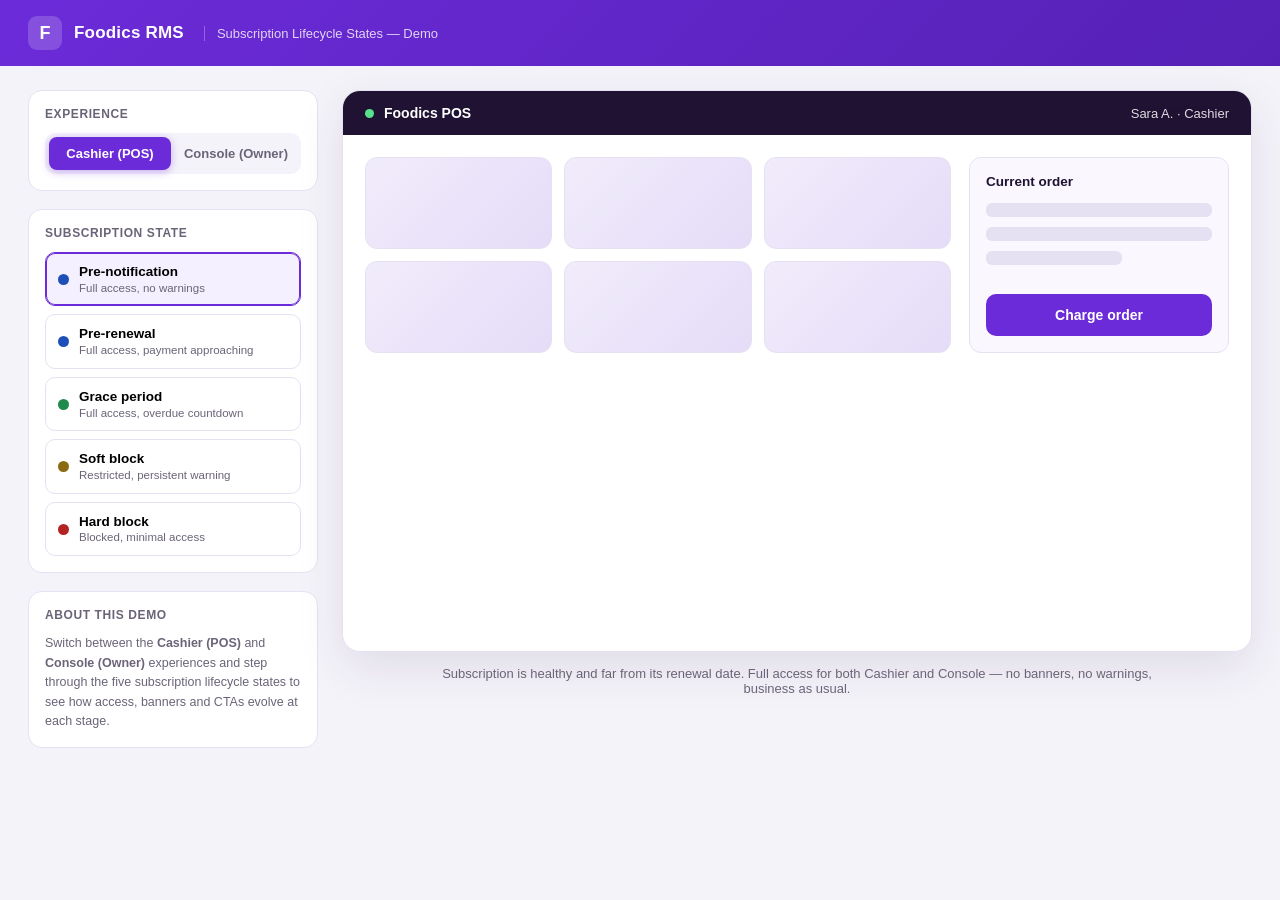
<file: index.html>
<!DOCTYPE html>
<html lang="en">
<head>
<meta charset="UTF-8">
<meta name="viewport" content="width=device-width, initial-scale=1.0">
<title>Foodics RMS — Subscription Lifecycle States</title>
<link rel="stylesheet" href="styles.css">
</head>
<body>
  <header class="topbar">
    <div class="brand">
      <span class="brand-mark">F</span>
      <span class="brand-name">Foodics RMS</span>
      <span class="brand-sub">Subscription Lifecycle States — Demo</span>
    </div>
  </header>

  <main class="layout">
    <aside class="controls">
      <div class="control-group">
        <h3>Experience</h3>
        <div class="seg" id="area-seg">
          <button class="seg-btn active" data-area="cashier">Cashier (POS)</button>
          <button class="seg-btn" data-area="console">Console (Owner)</button>
        </div>
      </div>

      <div class="control-group">
        <h3>Subscription state</h3>
        <div class="state-list" id="state-list">
          <button class="state-item active" data-state="pre-notification">
            <span class="dot dot-blue"></span>
            <span class="state-text">
              <strong>Pre-notification</strong>
              <small>Full access, no warnings</small>
            </span>
          </button>
          <button class="state-item" data-state="pre-renewal">
            <span class="dot dot-blue"></span>
            <span class="state-text">
              <strong>Pre-renewal</strong>
              <small>Full access, payment approaching</small>
            </span>
          </button>
          <button class="state-item" data-state="grace-period">
            <span class="dot dot-green"></span>
            <span class="state-text">
              <strong>Grace period</strong>
              <small>Full access, overdue countdown</small>
            </span>
          </button>
          <button class="state-item" data-state="soft-block">
            <span class="dot dot-yellow"></span>
            <span class="state-text">
              <strong>Soft block</strong>
              <small>Restricted, persistent warning</small>
            </span>
          </button>
          <button class="state-item" data-state="hard-block">
            <span class="dot dot-red"></span>
            <span class="state-text">
              <strong>Hard block</strong>
              <small>Blocked, minimal access</small>
            </span>
          </button>
        </div>
      </div>

      <div class="control-group legend">
        <h3>About this demo</h3>
        <p>Switch between the <strong>Cashier (POS)</strong> and <strong>Console (Owner)</strong> experiences and step through the five subscription lifecycle states to see how access, banners and CTAs evolve at each stage.</p>
      </div>
    </aside>

    <section class="stage">
      <div class="device" id="device">

        <!-- ===================== CASHIER ===================== -->
        <div class="screen cashier-screen" data-area-screen="cashier">
          <div class="app-shell">
            <div class="app-topbar">
              <div class="app-topbar-left">
                <span class="app-dot"></span>
                <span>Foodics POS</span>
              </div>
              <div class="app-topbar-right">
                <span class="cashier-name">Sara A. · Cashier</span>
              </div>
            </div>

            <!-- Banner -->
            <div class="banner" id="cashier-banner"></div>

            <!-- Body -->
            <div class="app-body">
              <div class="pos-grid" id="cashier-pos-grid">
                <div class="pos-products">
                  <div class="pos-card"></div>
                  <div class="pos-card"></div>
                  <div class="pos-card"></div>
                  <div class="pos-card"></div>
                  <div class="pos-card"></div>
                  <div class="pos-card"></div>
                </div>
                <div class="pos-cart">
                  <div class="pos-cart-title">Current order</div>
                  <div class="pos-cart-line"></div>
                  <div class="pos-cart-line"></div>
                  <div class="pos-cart-line short"></div>
                  <button class="pos-pay-btn" id="cashier-cta">Charge order</button>
                </div>
              </div>

              <!-- Hard block overlay -->
              <div class="lock-overlay" id="cashier-lock">
                <div class="lock-card">
                  <div class="lock-icon">⛔</div>
                  <h2>POS is locked</h2>
                  <p>Your subscription payment is overdue. The cashier can no longer process orders.</p>
                  <button class="lock-secondary-btn" id="cashier-notify-btn">Notify owner that POS is blocked</button>
                </div>
              </div>
            </div>
          </div>
        </div>

        <!-- ===================== CONSOLE ===================== -->
        <div class="screen console-screen hidden" data-area-screen="console">
          <div class="app-shell">
            <div class="app-topbar app-topbar-dark">
              <div class="app-topbar-left">
                <span class="app-dot"></span>
                <span>Foodics Console</span>
              </div>
              <div class="app-topbar-right">
                <span class="cashier-name">Omar K. · Owner</span>
              </div>
            </div>

            <!-- Banner -->
            <div class="banner" id="console-banner"></div>

            <!-- Body -->
            <div class="app-body">
              <div class="console-grid" id="console-main-grid">
                <nav class="console-nav">
                  <div class="nav-item nav-active">Dashboard</div>
                  <div class="nav-item">Orders</div>
                  <div class="nav-item">Inventory</div>
                  <div class="nav-item">Reports</div>
                  <div class="nav-item" id="console-nav-invoices">Invoices &amp; billing</div>
                  <div class="nav-item" id="console-nav-license">License</div>
                </nav>
                <div class="console-content">
                  <h2 class="console-page-title" id="console-page-title">Dashboard overview</h2>
                  <div class="kpi-row">
                    <div class="kpi-card"><span class="kpi-label">Today's sales</span><span class="kpi-value">SAR 12,480</span></div>
                    <div class="kpi-card"><span class="kpi-label">Orders</span><span class="kpi-value">214</span></div>
                    <div class="kpi-card"><span class="kpi-label">Avg. ticket</span><span class="kpi-value">SAR 58.3</span></div>
                  </div>
                  <div class="placeholder-block"></div>
                  <div class="placeholder-block short"></div>

                  <!-- CTA area changes per state -->
                  <div class="console-cta-zone" id="console-cta-zone"></div>
                </div>
              </div>

              <!-- Restricted overlay (soft/hard block on console) -->
              <div class="lock-overlay" id="console-lock">
                <div class="lock-card">
                  <div class="lock-icon" id="console-lock-icon">🔒</div>
                  <h2 id="console-lock-title">Access restricted</h2>
                  <p id="console-lock-desc">Most of the Console is unavailable. Settle your subscription invoice to restore full access.</p>
                  <button class="lock-primary-btn" id="console-lock-cta">Go to invoices</button>

                  <div class="unblock-widget" id="unblock-widget"></div>
                </div>
              </div>
            </div>
          </div>
        </div>

      </div>

      <p class="stage-caption" id="stage-caption"></p>
    </section>
  </main>

  <script src="states.js"></script>
  <script src="app.js"></script>
</body>
</html>
</file>
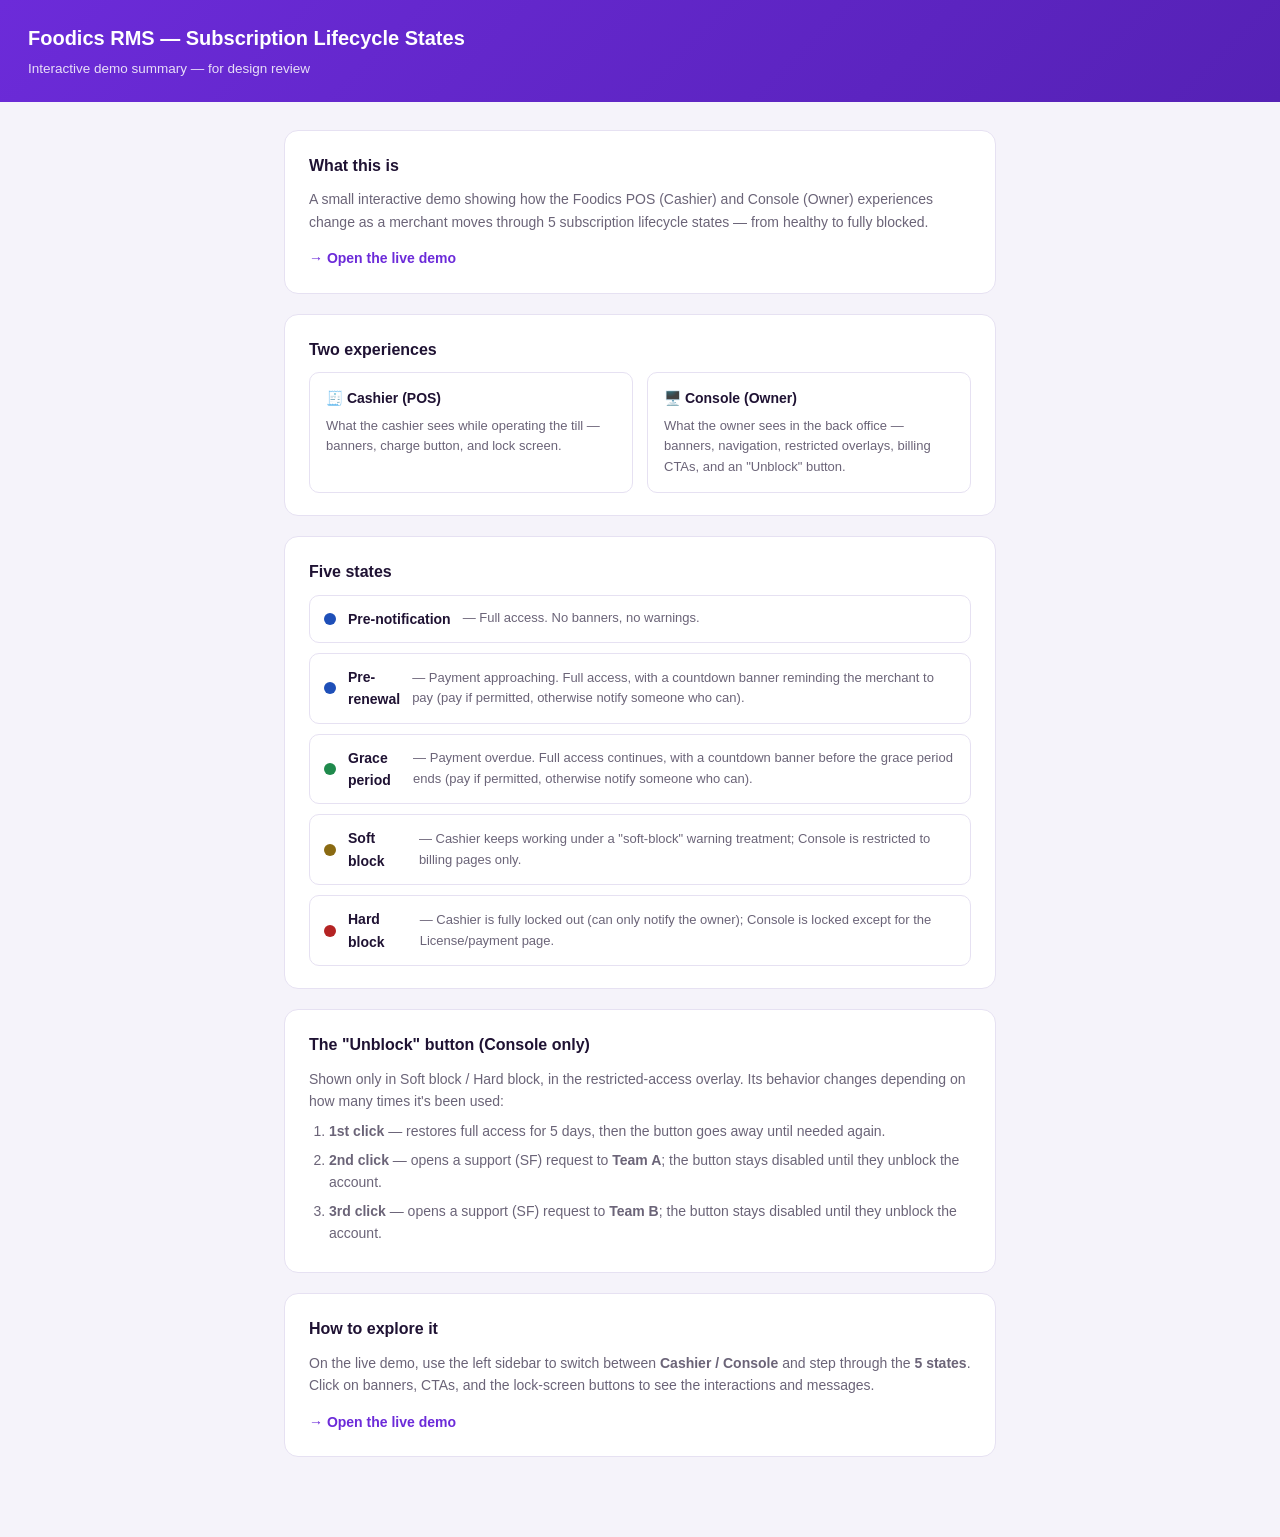
<file: summary.html>
<!DOCTYPE html>
<html lang="en">
<head>
<meta charset="UTF-8">
<meta name="viewport" content="width=device-width, initial-scale=1.0">
<title>Foodics RMS — Subscription Lifecycle States | Summary</title>
<style>
  :root {
    --foodics-primary: #6C2BD9;
    --foodics-primary-dark: #5521B5;
    --ink: #1F1233;
    --ink-soft: #6B6478;
    --bg: #F5F3FA;
    --border: #E6E1F2;
  }
  * { box-sizing: border-box; }
  body {
    margin: 0;
    font-family: -apple-system, BlinkMacSystemFont, "Segoe UI", Roboto, Helvetica, Arial, sans-serif;
    background: var(--bg);
    color: var(--ink);
    line-height: 1.6;
  }
  .topbar {
    background: linear-gradient(135deg, var(--foodics-primary) 0%, var(--foodics-primary-dark) 100%);
    color: #fff;
    padding: 22px 28px;
  }
  .topbar h1 { margin: 0; font-size: 20px; }
  .topbar p { margin: 4px 0 0; font-size: 13.5px; opacity: 0.85; }

  .wrap { max-width: 760px; margin: 0 auto; padding: 28px 24px 60px; }

  .card {
    background: #fff;
    border: 1px solid var(--border);
    border-radius: 14px;
    padding: 22px 24px;
    margin-bottom: 20px;
  }
  .card h2 { margin: 0 0 10px; font-size: 16px; }
  .card p { margin: 0 0 8px; font-size: 14px; color: var(--ink-soft); }
  .card a {
    display: inline-block;
    margin-top: 6px;
    color: var(--foodics-primary);
    font-weight: 700;
    text-decoration: none;
    font-size: 14px;
  }
  .card a:hover { text-decoration: underline; }

  .states { display: flex; flex-direction: column; gap: 10px; }
  .state-row {
    display: flex; align-items: center; gap: 12px;
    border: 1px solid var(--border);
    border-radius: 10px;
    padding: 12px 14px;
  }
  .dot { width: 12px; height: 12px; border-radius: 50%; flex-shrink: 0; }
  .dot-blue { background: #1E4FB8; }
  .dot-green { background: #1F8A4C; }
  .dot-yellow { background: #8A6A12; }
  .dot-red { background: #B42323; }
  .state-row strong { font-size: 14px; }
  .state-row span { font-size: 13px; color: var(--ink-soft); }

  .areas { display: flex; gap: 14px; flex-wrap: wrap; }
  .area-box { flex: 1; min-width: 260px; border: 1px solid var(--border); border-radius: 10px; padding: 14px 16px; }
  .area-box h3 { margin: 0 0 6px; font-size: 14px; }
  .area-box p { margin: 0; font-size: 13px; }

  ol { margin: 0; padding-left: 20px; font-size: 14px; color: var(--ink-soft); }
  ol li { margin-bottom: 6px; }
</style>
</head>
<body>
  <div class="topbar">
    <h1>Foodics RMS — Subscription Lifecycle States</h1>
    <p>Interactive demo summary — for design review</p>
  </div>

  <div class="wrap">

    <div class="card">
      <h2>What this is</h2>
      <p>A small interactive demo showing how the Foodics POS (Cashier) and Console (Owner) experiences change as a merchant moves through 5 subscription lifecycle states — from healthy to fully blocked.</p>
      <a href="https://aml7babikir.github.io/foodics-rms-states-demo/" target="_blank">→ Open the live demo</a>
    </div>

    <div class="card">
      <h2>Two experiences</h2>
      <div class="areas">
        <div class="area-box">
          <h3>🧾 Cashier (POS)</h3>
          <p>What the cashier sees while operating the till — banners, charge button, and lock screen.</p>
        </div>
        <div class="area-box">
          <h3>🖥️ Console (Owner)</h3>
          <p>What the owner sees in the back office — banners, navigation, restricted overlays, billing CTAs, and an "Unblock" button.</p>
        </div>
      </div>
    </div>

    <div class="card">
      <h2>Five states</h2>
      <div class="states">
        <div class="state-row">
          <span class="dot dot-blue"></span>
          <strong>Pre-notification</strong>
          <span>— Full access. No banners, no warnings.</span>
        </div>
        <div class="state-row">
          <span class="dot dot-blue"></span>
          <strong>Pre-renewal</strong>
          <span>— Payment approaching. Full access, with a countdown banner reminding the merchant to pay (pay if permitted, otherwise notify someone who can).</span>
        </div>
        <div class="state-row">
          <span class="dot dot-green"></span>
          <strong>Grace period</strong>
          <span>— Payment overdue. Full access continues, with a countdown banner before the grace period ends (pay if permitted, otherwise notify someone who can).</span>
        </div>
        <div class="state-row">
          <span class="dot dot-yellow"></span>
          <strong>Soft block</strong>
          <span>— Cashier keeps working under a "soft-block" warning treatment; Console is restricted to billing pages only.</span>
        </div>
        <div class="state-row">
          <span class="dot dot-red"></span>
          <strong>Hard block</strong>
          <span>— Cashier is fully locked out (can only notify the owner); Console is locked except for the License/payment page.</span>
        </div>
      </div>
    </div>

    <div class="card">
      <h2>The "Unblock" button (Console only)</h2>
      <p>Shown only in Soft block / Hard block, in the restricted-access overlay. Its behavior changes depending on how many times it's been used:</p>
      <ol>
        <li><strong>1st click</strong> — restores full access for 5 days, then the button goes away until needed again.</li>
        <li><strong>2nd click</strong> — opens a support (SF) request to <strong>Team A</strong>; the button stays disabled until they unblock the account.</li>
        <li><strong>3rd click</strong> — opens a support (SF) request to <strong>Team B</strong>; the button stays disabled until they unblock the account.</li>
      </ol>
    </div>

    <div class="card">
      <h2>How to explore it</h2>
      <p>On the live demo, use the left sidebar to switch between <strong>Cashier / Console</strong> and step through the <strong>5 states</strong>. Click on banners, CTAs, and the lock-screen buttons to see the interactions and messages.</p>
      <a href="https://aml7babikir.github.io/foodics-rms-states-demo/" target="_blank">→ Open the live demo</a>
    </div>

  </div>
</body>
</html>
</file>
<file: styles.css>
:root {
  --foodics-primary: #6C2BD9;
  --foodics-primary-light: #8B5CF6;
  --foodics-primary-dark: #5521B5;
  --ink: #1F1233;
  --ink-soft: #6B6478;
  --bg: #F5F3FA;
  --card-bg: #FFFFFF;
  --border: #E6E1F2;

  --blue-bg: #EAF1FF;   --blue-border: #BBD4FF;   --blue-text: #1E4FB8;
  --green-bg: #E9F9EF;  --green-border: #B7EBC9;  --green-text: #1F8A4C;
  --yellow-bg: #FFF6DF; --yellow-border: #F4DE9F; --yellow-text: #8A6A12;
  --red-bg: #FDE9E9;    --red-border: #F4BDBD;    --red-text: #B42323;
}

* { box-sizing: border-box; }
html, body { height: 100%; }
body {
  margin: 0;
  font-family: -apple-system, BlinkMacSystemFont, "Segoe UI", Roboto, Helvetica, Arial, sans-serif;
  background: var(--bg);
  color: var(--ink);
}

.topbar {
  background: linear-gradient(135deg, var(--foodics-primary) 0%, var(--foodics-primary-dark) 100%);
  color: #fff;
  padding: 16px 28px;
}
.brand { display: flex; align-items: center; gap: 12px; }
.brand-mark {
  width: 34px; height: 34px; border-radius: 9px;
  background: rgba(255,255,255,0.18);
  display: flex; align-items: center; justify-content: center;
  font-weight: 800; font-size: 18px;
}
.brand-name { font-weight: 700; font-size: 17px; letter-spacing: 0.2px; }
.brand-sub { font-size: 13px; opacity: 0.8; margin-left: 8px; padding-left: 12px; border-left: 1px solid rgba(255,255,255,0.35); }

.layout {
  display: grid;
  grid-template-columns: 290px 1fr;
  gap: 24px;
  padding: 24px 28px 40px;
  max-width: 1320px;
  margin: 0 auto;
}

.controls { display: flex; flex-direction: column; gap: 18px; }
.control-group {
  background: var(--card-bg);
  border: 1px solid var(--border);
  border-radius: 14px;
  padding: 16px;
}
.control-group h3 {
  margin: 0 0 12px;
  font-size: 12px;
  text-transform: uppercase;
  letter-spacing: 0.6px;
  color: var(--ink-soft);
  font-weight: 700;
}

.seg { display: flex; background: var(--bg); border-radius: 10px; padding: 4px; gap: 4px; }
.seg-btn {
  flex: 1; border: none; background: transparent; padding: 9px 6px;
  border-radius: 8px; font-size: 13px; font-weight: 600; color: var(--ink-soft);
  cursor: pointer; transition: all .15s ease;
}
.seg-btn.active { background: var(--foodics-primary); color: #fff; box-shadow: 0 2px 8px rgba(108,43,217,0.35); }

.state-list { display: flex; flex-direction: column; gap: 8px; }
.state-item {
  display: flex; align-items: center; gap: 10px;
  border: 1px solid var(--border); background: #fff;
  border-radius: 10px; padding: 10px 12px; cursor: pointer; text-align: left;
  transition: all .15s ease;
}
.state-item:hover { border-color: var(--foodics-primary-light); }
.state-item.active { border-color: var(--foodics-primary); background: #F5F0FF; box-shadow: 0 0 0 1px var(--foodics-primary) inset; }
.state-text { display: flex; flex-direction: column; line-height: 1.3; }
.state-text strong { font-size: 13.5px; }
.state-text small { font-size: 11.5px; color: var(--ink-soft); }

.dot { width: 11px; height: 11px; border-radius: 50%; flex-shrink: 0; }
.dot-blue { background: var(--blue-text); }
.dot-green { background: var(--green-text); }
.dot-yellow { background: var(--yellow-text); }
.dot-red { background: var(--red-text); }

.legend p { font-size: 12.5px; line-height: 1.55; color: var(--ink-soft); margin: 0; }

.stage { display: flex; flex-direction: column; align-items: center; gap: 14px; }
.stage-caption { font-size: 13px; color: var(--ink-soft); text-align: center; max-width: 720px; margin: 0; }

.device {
  width: 100%;
  max-width: 980px;
  border-radius: 18px;
  border: 1px solid var(--border);
  background: var(--card-bg);
  box-shadow: 0 16px 48px rgba(31, 18, 51, 0.10);
  overflow: hidden;
}
.screen.hidden { display: none; }

.app-shell { display: flex; flex-direction: column; min-height: 560px; }
.app-topbar {
  display: flex; align-items: center; justify-content: space-between;
  padding: 14px 22px;
  background: var(--ink);
  color: #fff;
  font-size: 14px; font-weight: 600;
}
.app-topbar-dark { background: #2A1B4A; }
.app-topbar-left { display: flex; align-items: center; gap: 10px; }
.app-dot { width: 9px; height: 9px; border-radius: 50%; background: #58E18B; display: inline-block; }
.cashier-name { font-weight: 500; opacity: 0.85; font-size: 13px; }

/* Banners */
.banner {
  display: none;
  align-items: center;
  gap: 12px;
  padding: 12px 22px;
  font-size: 13.5px;
  border-bottom: 1px solid transparent;
}
.banner.show { display: flex; }
.banner-icon { font-size: 16px; }
.banner-text strong { font-weight: 700; }
.banner.tone-blue   { background: var(--blue-bg);   color: var(--blue-text);   border-color: var(--blue-border); }
.banner.tone-green  { background: var(--green-bg);  color: var(--green-text);  border-color: var(--green-border); }
.banner.tone-yellow { background: var(--yellow-bg); color: var(--yellow-text); border-color: var(--yellow-border); }
.banner.tone-red    { background: var(--red-bg);    color: var(--red-text);    border-color: var(--red-border); }
.banner-cta {
  margin-left: auto;
  border: none; border-radius: 8px; padding: 7px 14px;
  font-size: 12.5px; font-weight: 700; cursor: pointer;
  background: currentColor;
  position: relative;
  white-space: nowrap;
  flex-shrink: 0;
}
.banner-cta span { color: #fff; mix-blend-mode: normal; }
.banner-cta { background: rgba(0,0,0,0.08); color: inherit; }
.banner-cta:hover { background: rgba(0,0,0,0.14); }

.app-body { flex: 1; position: relative; padding: 22px; }

/* Cashier POS layout */
.pos-grid { display: grid; grid-template-columns: 1fr 260px; gap: 18px; transition: filter .2s ease, opacity .2s ease; }
.pos-products { display: grid; grid-template-columns: repeat(3, 1fr); gap: 12px; align-content: start; }
.pos-card { height: 92px; border-radius: 12px; background: linear-gradient(135deg, #F1ECFB, #E5DCF8); border: 1px solid var(--border); }
.pos-cart { background: #FAF8FE; border: 1px solid var(--border); border-radius: 12px; padding: 16px; display: flex; flex-direction: column; gap: 10px; }
.pos-cart-title { font-weight: 700; font-size: 13.5px; margin-bottom: 4px; }
.pos-cart-line { height: 14px; border-radius: 6px; background: var(--border); }
.pos-cart-line.short { width: 60%; }
.pos-pay-btn {
  margin-top: auto; border: none; border-radius: 10px; padding: 13px;
  background: var(--foodics-primary); color: #fff; font-weight: 700; font-size: 14px; cursor: pointer;
  transition: background .15s ease, opacity .15s ease, filter .15s ease;
}
.pos-pay-btn:hover { background: var(--foodics-primary-dark); }
.pos-pay-btn.muted { background: #BDB6CE; cursor: default; }
.pos-pay-btn.muted:hover { background: #BDB6CE; }
.pos-pay-btn.alert { background: var(--yellow-text); }
.pos-pay-btn.alert:hover { filter: brightness(0.92); }

/* Console layout */
.console-grid { display: grid; grid-template-columns: 200px 1fr; gap: 20px; transition: filter .2s ease, opacity .2s ease; }
.console-nav { display: flex; flex-direction: column; gap: 6px; }
.nav-item { padding: 10px 12px; border-radius: 9px; font-size: 13px; color: var(--ink-soft); font-weight: 600; }
.nav-active { background: #F1ECFB; color: var(--foodics-primary); }
.nav-item.nav-emphasis { background: var(--yellow-bg); color: var(--yellow-text); }
.nav-item.nav-locked { color: #C7C1D6; }

.console-page-title { margin: 4px 0 16px; font-size: 18px; }
.kpi-row { display: grid; grid-template-columns: repeat(3, 1fr); gap: 12px; margin-bottom: 16px; }
.kpi-card { background: #FAF8FE; border: 1px solid var(--border); border-radius: 12px; padding: 14px; display: flex; flex-direction: column; gap: 6px; }
.kpi-label { font-size: 11.5px; color: var(--ink-soft); font-weight: 600; text-transform: uppercase; letter-spacing: 0.4px; }
.kpi-value { font-size: 17px; font-weight: 800; }
.placeholder-block { height: 70px; border-radius: 12px; background: var(--border); opacity: 0.5; margin-bottom: 12px; }
.placeholder-block.short { width: 50%; height: 50px; }

.console-cta-zone { margin-top: 14px; }
.cta-card {
  border-radius: 12px; padding: 16px 18px; display: flex; align-items: center; gap: 14px;
  border: 1px solid; font-size: 13.5px;
}
.cta-card .cta-text strong { display: block; font-size: 14.5px; margin-bottom: 3px; }
.cta-card button {
  margin-left: auto; border: none; border-radius: 9px; padding: 10px 16px;
  font-weight: 700; font-size: 13px; cursor: pointer; white-space: nowrap;
  background: var(--foodics-primary); color: #fff;
}
.cta-card button:hover { background: var(--foodics-primary-dark); }
.cta-card.tone-blue   { background: var(--blue-bg);   border-color: var(--blue-border);   color: var(--blue-text); }
.cta-card.tone-green  { background: var(--green-bg);  border-color: var(--green-border);  color: var(--green-text); }
.cta-card.tone-yellow { background: var(--yellow-bg); border-color: var(--yellow-border); color: var(--yellow-text); }
.cta-card.tone-yellow button { background: var(--yellow-text); }
.cta-card.tone-yellow button:hover { filter: brightness(0.92); }

/* Lock / restriction overlays */
.lock-overlay {
  display: none;
  position: absolute; inset: 0;
  background: rgba(255,255,255,0.86);
  backdrop-filter: blur(2px);
  align-items: center; justify-content: center;
  padding: 24px;
}
.lock-overlay.show { display: flex; }
.lock-card {
  max-width: 380px; text-align: center;
  background: #fff; border: 1px solid var(--border); border-radius: 16px;
  padding: 28px 26px; box-shadow: 0 12px 32px rgba(31,18,51,0.12);
}
.lock-icon { font-size: 34px; margin-bottom: 10px; }
.lock-card h2 { margin: 0 0 8px; font-size: 18px; }
.lock-card p { margin: 0 0 18px; font-size: 13.5px; color: var(--ink-soft); line-height: 1.55; }
.lock-primary-btn, .lock-secondary-btn {
  border: none; border-radius: 10px; padding: 11px 20px; font-weight: 700; font-size: 13.5px; cursor: pointer;
}
.lock-primary-btn { background: var(--foodics-primary); color: #fff; }
.lock-primary-btn:hover { background: var(--foodics-primary-dark); }

/* Unblock widget (inside the restricted overlay card) */
.unblock-widget {
  margin-top: 16px;
  padding-top: 16px;
  border-top: 1px dashed var(--border);
  display: flex;
  flex-direction: column;
  align-items: center;
  gap: 8px;
}
.unblock-btn {
  border: none; border-radius: 10px; padding: 11px 22px;
  font-weight: 700; font-size: 13.5px; cursor: pointer;
  background: var(--ink); color: #fff;
  transition: background .15s ease, opacity .15s ease;
}
.unblock-btn:hover { background: #382659; }
.unblock-btn[disabled] {
  background: #D9D4E6; color: #8A8298; cursor: not-allowed;
}
.unblock-note {
  font-size: 12px; color: var(--ink-soft); line-height: 1.5; max-width: 300px;
}
.unblock-status {
  display: flex; align-items: center; gap: 8px;
  font-size: 13px; font-weight: 600; line-height: 1.5; max-width: 320px;
  padding: 10px 14px; border-radius: 10px;
}
.unblock-status.tone-success { background: var(--green-bg); color: var(--green-text); }
.unblock-status.tone-pending { background: var(--yellow-bg); color: var(--yellow-text); }
.unblock-simulate-link {
  border: none; background: none; cursor: pointer;
  font-size: 12px; font-weight: 700; color: var(--foodics-primary);
  text-decoration: underline; padding: 2px 4px;
}
.unblock-simulate-link:hover { color: var(--foodics-primary-dark); }
.lock-secondary-btn { background: var(--red-bg); color: var(--red-text); border: 1px solid var(--red-border); }
.lock-secondary-btn:hover { background: var(--red-border); }

.dimmed { filter: grayscale(0.7) brightness(0.97); opacity: 0.6; pointer-events: none; }

@media (max-width: 880px) {
  .layout { grid-template-columns: 1fr; }
  .pos-grid, .console-grid { grid-template-columns: 1fr; }
}
</file>
